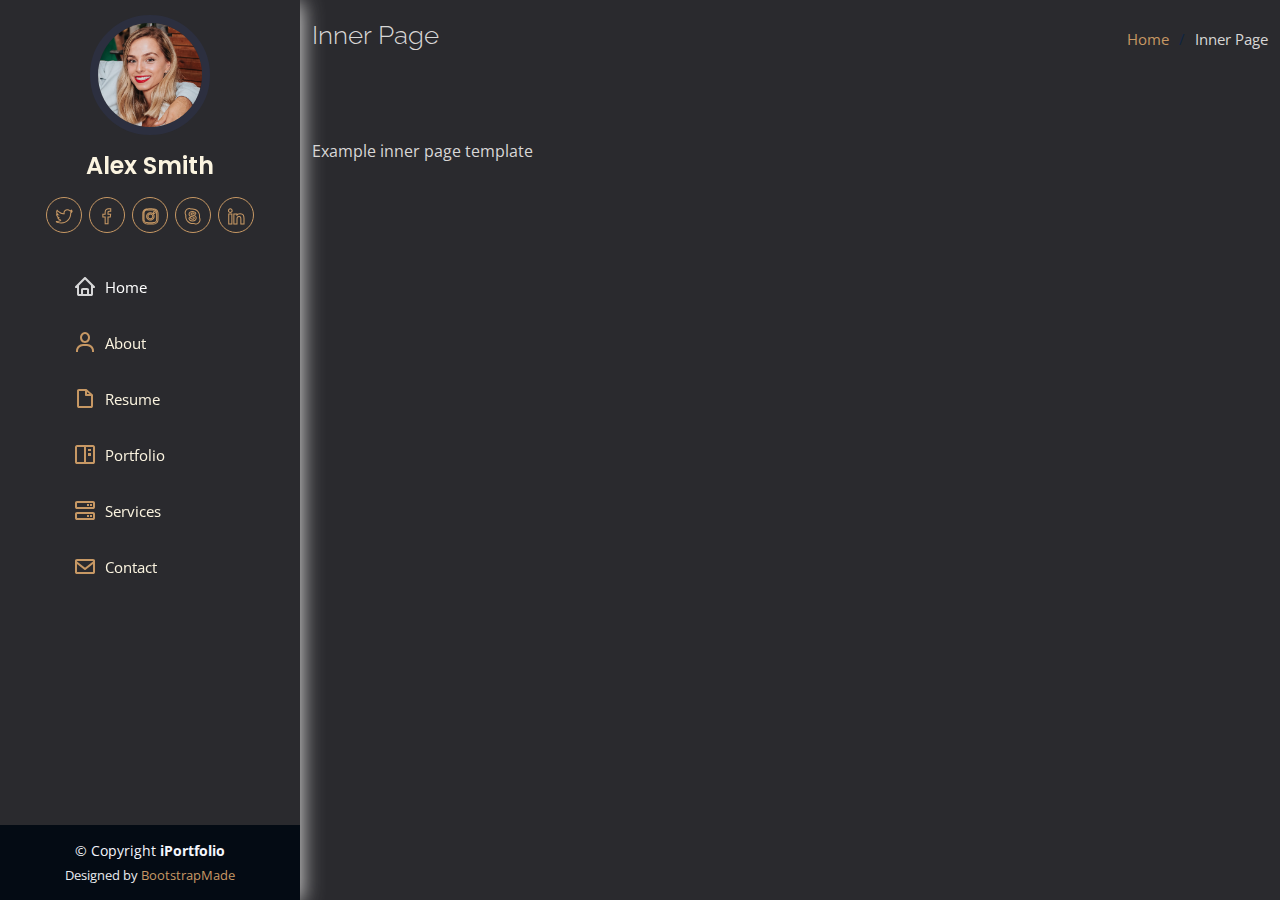
<file: inner-page.html>
<!DOCTYPE html>
<html lang="en">

<head>
  <meta charset="utf-8">
  <meta content="width=device-width, initial-scale=1.0" name="viewport">

  <title>Yael Oushky</title>
  <meta content="" name="description">
  <meta content="" name="keywords">

  <!-- Favicons -->
  <!-- <link href="assets/img/favicon.png" rel="icon"> -->
  <!-- <link href="assets/img/apple-touch-icon.png" rel="apple-touch-icon"> -->

  <!-- Google Fonts -->
  <link href="https://fonts.googleapis.com/css?family=Open+Sans:300,300i,400,400i,600,600i,700,700i|Raleway:300,300i,400,400i,500,500i,600,600i,700,700i|Poppins:300,300i,400,400i,500,500i,600,600i,700,700i" rel="stylesheet">

  <!-- Vendor CSS Files -->
  <link href="assets/vendor/aos/aos.css" rel="stylesheet">
  <link href="assets/vendor/bootstrap/css/bootstrap.min.css" rel="stylesheet">
  <link href="assets/vendor/bootstrap-icons/bootstrap-icons.css" rel="stylesheet">
  <link href="assets/vendor/boxicons/css/boxicons.min.css" rel="stylesheet">
  <link href="assets/vendor/glightbox/css/glightbox.min.css" rel="stylesheet">
  <link href="assets/vendor/swiper/swiper-bundle.min.css" rel="stylesheet">

  <!-- Template Main CSS File -->
  <link href="assets/css/style.css" rel="stylesheet">

  <!-- =======================================================
  * Template Name: iPortfolio - v3.7.0
  * Template URL: https://bootstrapmade.com/iportfolio-bootstrap-portfolio-websites-template/
  * Author: BootstrapMade.com
  * License: https://bootstrapmade.com/license/
  ======================================================== -->
</head>

<body>

  <!-- ======= Mobile nav toggle button ======= -->
  <i class="bi bi-list mobile-nav-toggle d-xl-none"></i>

  <!-- ======= Header ======= -->
  <header id="header">
    <div class="d-flex flex-column">

      <div class="profile">
        <img src="assets/img/profile-img.jpg" alt="" class="img-fluid rounded-circle">
        <h1 class="text-light"><a href="index.html">Alex Smith</a></h1>
        <div class="social-links mt-3 text-center">
          <a href="#" class="twitter"><i class="bx bxl-twitter"></i></a>
          <a href="#" class="facebook"><i class="bx bxl-facebook"></i></a>
          <a href="#" class="instagram"><i class="bx bxl-instagram"></i></a>
          <a href="#" class="google-plus"><i class="bx bxl-skype"></i></a>
          <a href="#" class="linkedin"><i class="bx bxl-linkedin"></i></a>
        </div>
      </div>

      <nav id="navbar" class="nav-menu navbar">
        <ul>
          <li><a href="#hero" class="nav-link scrollto active"><i class="bx bx-home"></i> <span>Home</span></a></li>
          <li><a href="#about" class="nav-link scrollto"><i class="bx bx-user"></i> <span>About</span></a></li>
          <li><a href="#resume" class="nav-link scrollto"><i class="bx bx-file-blank"></i> <span>Resume</span></a></li>
          <li><a href="#portfolio" class="nav-link scrollto"><i class="bx bx-book-content"></i> <span>Portfolio</span></a></li>
          <li><a href="#services" class="nav-link scrollto"><i class="bx bx-server"></i> <span>Services</span></a></li>
          <li><a href="#contact" class="nav-link scrollto"><i class="bx bx-envelope"></i> <span>Contact</span></a></li>
        </ul>
      </nav><!-- .nav-menu -->
    </div>
  </header><!-- End Header -->

  <main id="main">

    <!-- ======= Breadcrumbs ======= -->
    <section class="breadcrumbs">
      <div class="container">

        <div class="d-flex justify-content-between align-items-center">
          <h2>Inner Page</h2>
          <ol>
            <li><a href="index.html">Home</a></li>
            <li>Inner Page</li>
          </ol>
        </div>

      </div>
    </section><!-- End Breadcrumbs -->

    <section class="inner-page">
      <div class="container">
        <p>
          Example inner page template
        </p>
      </div>
    </section>

  </main><!-- End #main -->

  <!-- ======= Footer ======= -->
  <footer id="footer">
    <div class="container">
      <div class="copyright">
        &copy; Copyright <strong><span>iPortfolio</span></strong>
      </div>
      <div class="credits">
        <!-- All the links in the footer should remain intact. -->
        <!-- You can delete the links only if you purchased the pro version. -->
        <!-- Licensing information: https://bootstrapmade.com/license/ -->
        <!-- Purchase the pro version with working PHP/AJAX contact form: https://bootstrapmade.com/iportfolio-bootstrap-portfolio-websites-template/ -->
        Designed by <a href="https://bootstrapmade.com/">BootstrapMade</a>
      </div>
    </div>
  </footer><!-- End  Footer -->

  <a href="#" class="back-to-top d-flex align-items-center justify-content-center"><i class="bi bi-arrow-up-short"></i></a>

  <!-- Vendor JS Files -->
  <script src="assets/vendor/purecounter/purecounter.js"></script>
  <script src="assets/vendor/aos/aos.js"></script>
  <script src="assets/vendor/bootstrap/js/bootstrap.bundle.min.js"></script>
  <script src="assets/vendor/glightbox/js/glightbox.min.js"></script>
  <script src="assets/vendor/isotope-layout/isotope.pkgd.min.js"></script>
  <script src="assets/vendor/swiper/swiper-bundle.min.js"></script>
  <script src="assets/vendor/typed.js/typed.min.js"></script>
  <script src="assets/vendor/waypoints/noframework.waypoints.js"></script>
  <script src="assets/vendor/php-email-form/validate.js"></script>

  <!-- Template Main JS File -->
  <script src="assets/js/main.js"></script>

</body>

</html>
</file>
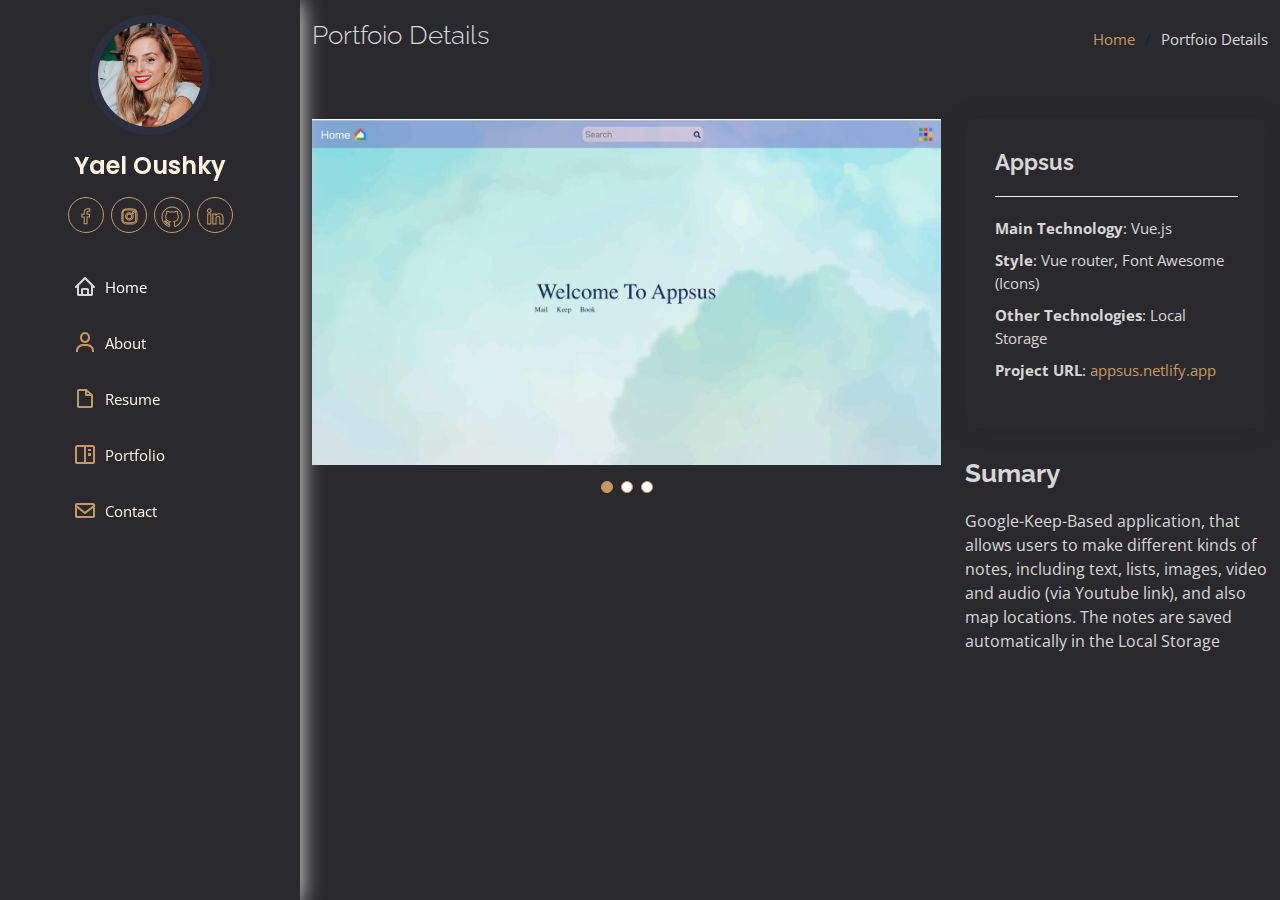
<file: portfolio-details-appsus.html>
<!DOCTYPE html>
<html lang="en">

<head>
  <meta charset="utf-8">
  <meta content="width=device-width, initial-scale=1.0" name="viewport">

  <title>Portfolio Details </title>
  <meta content="" name="description">
  <meta content="" name="keywords">

  <!-- Favicons -->
  <!-- <link href="assets/img/favicon.png" rel="icon"> -->
  <!-- <link href="assets/img/apple-touch-icon.png" rel="apple-touch-icon"> -->

  <!-- Google Fonts -->
  <link href="https://fonts.googleapis.com/css?family=Open+Sans:300,300i,400,400i,600,600i,700,700i|Raleway:300,300i,400,400i,500,500i,600,600i,700,700i|Poppins:300,300i,400,400i,500,500i,600,600i,700,700i" rel="stylesheet">

  <!-- Vendor CSS Files -->
  <link href="assets/vendor/aos/aos.css" rel="stylesheet">
  <link href="assets/vendor/bootstrap/css/bootstrap.min.css" rel="stylesheet">
  <link href="assets/vendor/bootstrap-icons/bootstrap-icons.css" rel="stylesheet">
  <link href="assets/vendor/boxicons/css/boxicons.min.css" rel="stylesheet">
  <link href="assets/vendor/glightbox/css/glightbox.min.css" rel="stylesheet">
  <link href="assets/vendor/swiper/swiper-bundle.min.css" rel="stylesheet">

  <!-- Template Main CSS File -->
  <link href="assets/css/style.css" rel="stylesheet">

  <!-- =======================================================
  * Template Name: iPortfolio - v3.7.0
  * Template URL: https://bootstrapmade.com/iportfolio-bootstrap-portfolio-websites-template/
  * Author: BootstrapMade.com
  * License: https://bootstrapmade.com/license/
  ======================================================== -->
</head>

<body>

  <!-- ======= Mobile nav toggle button ======= -->
  <i class="bi bi-list mobile-nav-toggle d-xl-none"></i>

  <!-- ======= Header ======= -->
  <header id="header">
    <div class="d-flex flex-column">

      <div class="profile">
        <img src="assets/img/profile-img.jpg" alt="" class="img-fluid rounded-circle">
        <h1 class="text-light"><a href="index.html">Yael Oushky</a></h1>
        <div class="social-links mt-3 text-center">
          <!-- <a href="#" class="twitter"><i class="bx bxl-twitter"></i></a> -->
          <a href="https://www.facebook.com/yaeli.oushky" class="facebook"><i class="bx bxl-facebook"></i></a>
          <a href="https://www.instagram.com/yael_oushky/" class="instagram"><i class="bx bxl-instagram"></i></a>
          <a href="https://github.com/YaelOushky" class="google-plus"><i class="bi bi-github"></i></a>
          <a href="https://www.linkedin.com/in/yael-oushky/" class="linkedin"><i class="bx bxl-linkedin"></i></a>
        </div>
      </div>

      <nav id="navbar" class="nav-menu navbar">
        <ul>
          <li><a href="index.html" class="nav-link scrollto active"><i class="bx bx-home"></i> <span>Home</span></a></li>
          <li><a href="index.html" class="nav-link scrollto"><i class="bx bx-user"></i> <span>About</span></a></li>
          <li><a href="index.html" class="nav-link scrollto"><i class="bx bx-file-blank"></i> <span>Resume</span></a></li>
          <li><a href="index.html" class="nav-link scrollto"><i class="bx bx-book-content"></i> <span>Portfolio</span></a></li>
          <!-- <li><a href="#services" class="nav-link scrollto"><i class="bx bx-server"></i> <span>Services</span></a></li> -->
          <li><a href="index.html" class="nav-link scrollto"><i class="bx bx-envelope"></i> <span>Contact</span></a></li>
        </ul>
      </nav><!-- .nav-menu -->
    </div>
  </header><!-- End Header -->
  <main id="main">

    <!-- ======= Breadcrumbs ======= -->
    <section id="breadcrumbs" class="breadcrumbs">
      <div class="container">

        <div class="d-flex justify-content-between align-items-center">
          <h2>Portfoio Details</h2>
          <ol>
            <li><a href="index.html">Home</a></li>
            <li>Portfoio Details</li>
          </ol>
        </div>

      </div>
    </section><!-- End Breadcrumbs -->

    <!-- ======= Portfolio Details Section ======= -->
    <section id="portfolio-details" class="portfolio-details">
      <div class="container">

        <div class="row gy-4">

          <div class="col-lg-8">
            <div class="portfolio-details-slider swiper">
              <div class="swiper-wrapper align-items-center">

                <div class="swiper-slide">
                  <img src="assets/img/portfolio/appsus.jpg" alt="">
                </div>

                <div class="swiper-slide">
                  <img src="assets/img/portfolio/appsus-1.png" alt="">
                </div>

                <div class="swiper-slide">
                  <img src="assets/img/portfolio/appsus-2.png" alt="">
                </div>

              </div>
              <div class="swiper-pagination"></div>
            </div>
          </div>

          <div class="col-lg-4">
            <div class="portfolio-info">
              <h3>Appsus</h3>
              <ul>
                <li><strong>Main Technology</strong>: Vue.js</li>
                <li><strong>Style</strong>: Vue router, Font Awesome (Icons)</li>
                <li><strong>Other Technologies</strong>:  Local Storage</li>
                <li><strong>Project URL</strong>: <a href="https://appsus.netlify.app/">appsus.netlify.app</a></li>
              </ul>
            </div>
            <div class="portfolio-description">
              <h2>Sumary</h2>
              <p>
                Google-Keep-Based application, that allows users to make different kinds of notes, including text, lists, images, video and audio (via Youtube link), and also map locations. The notes are saved automatically in the Local Storage
              </p>
            </div>
          </div>

        </div>

      </div>
    </section><!-- End Portfolio Details Section -->

  </main><!-- End #main -->

  
  <!-- End  Footer -->

  <a href="#" class="back-to-top d-flex align-items-center justify-content-center"><i class="bi bi-arrow-up-short"></i></a>

  <!-- Vendor JS Files -->
  <script src="assets/vendor/purecounter/purecounter.js"></script>
  <script src="assets/vendor/aos/aos.js"></script>
  <script src="assets/vendor/bootstrap/js/bootstrap.bundle.min.js"></script>
  <script src="assets/vendor/glightbox/js/glightbox.min.js"></script>
  <script src="assets/vendor/isotope-layout/isotope.pkgd.min.js"></script>
  <script src="assets/vendor/swiper/swiper-bundle.min.js"></script>
  <script src="assets/vendor/typed.js/typed.min.js"></script>
  <script src="assets/vendor/waypoints/noframework.waypoints.js"></script>
  <script src="assets/vendor/php-email-form/validate.js"></script>

  <!-- Template Main JS File -->
  <script src="assets/js/main.js"></script>

</body>

</html>
</file>
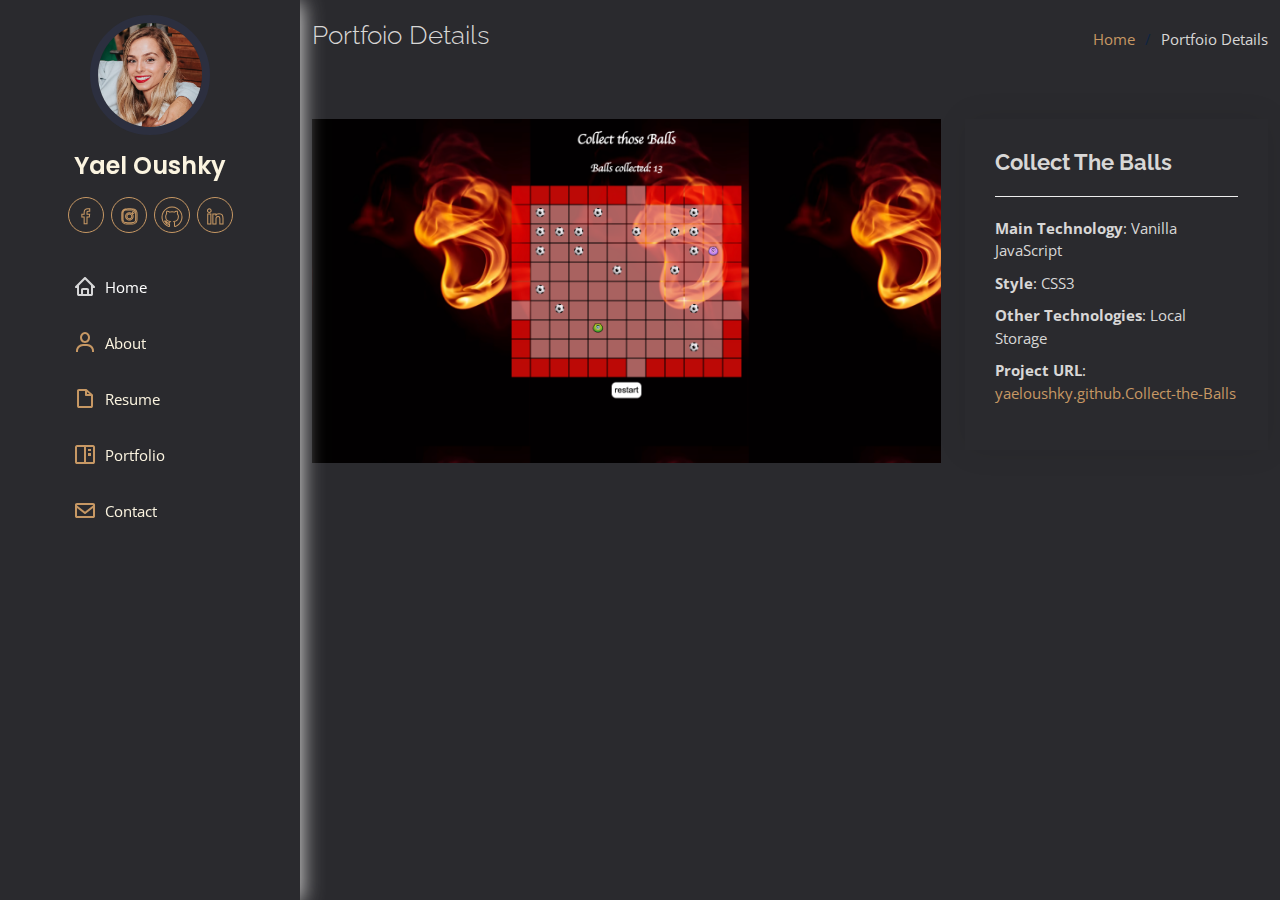
<file: portfolio-details-ball.html>
<!DOCTYPE html>
<html lang="en">

<head>
  <meta charset="utf-8">
  <meta content="width=device-width, initial-scale=1.0" name="viewport">

  <title>Portfolio Details </title>
  <meta content="" name="description">
  <meta content="" name="keywords">

  <!-- Favicons -->
  <!-- <link href="assets/img/favicon.png" rel="icon"> -->
  <!-- <link href="assets/img/apple-touch-icon.png" rel="apple-touch-icon"> -->

  <!-- Google Fonts -->
  <link href="https://fonts.googleapis.com/css?family=Open+Sans:300,300i,400,400i,600,600i,700,700i|Raleway:300,300i,400,400i,500,500i,600,600i,700,700i|Poppins:300,300i,400,400i,500,500i,600,600i,700,700i" rel="stylesheet">

  <!-- Vendor CSS Files -->
  <link href="assets/vendor/aos/aos.css" rel="stylesheet">
  <link href="assets/vendor/bootstrap/css/bootstrap.min.css" rel="stylesheet">
  <link href="assets/vendor/bootstrap-icons/bootstrap-icons.css" rel="stylesheet">
  <link href="assets/vendor/boxicons/css/boxicons.min.css" rel="stylesheet">
  <link href="assets/vendor/glightbox/css/glightbox.min.css" rel="stylesheet">
  <link href="assets/vendor/swiper/swiper-bundle.min.css" rel="stylesheet">

  <!-- Template Main CSS File -->
  <link href="assets/css/style.css" rel="stylesheet">

  <!-- =======================================================
  * Template Name: iPortfolio - v3.7.0
  * Template URL: https://bootstrapmade.com/iportfolio-bootstrap-portfolio-websites-template/
  * Author: BootstrapMade.com
  * License: https://bootstrapmade.com/license/
  ======================================================== -->
</head>

<body>

  <!-- ======= Mobile nav toggle button ======= -->
  <i class="bi bi-list mobile-nav-toggle d-xl-none"></i>

  <!-- ======= Header ======= -->
  <header id="header">
    <div class="d-flex flex-column">

      <div class="profile">
        <img src="assets/img/profile-img.jpg" alt="" class="img-fluid rounded-circle">
        <h1 class="text-light"><a href="index.html">Yael Oushky</a></h1>
        <div class="social-links mt-3 text-center">
          <!-- <a href="#" class="twitter"><i class="bx bxl-twitter"></i></a> -->
          <a href="https://www.facebook.com/yaeli.oushky" class="facebook"><i class="bx bxl-facebook"></i></a>
          <a href="https://www.instagram.com/yael_oushky/" class="instagram"><i class="bx bxl-instagram"></i></a>
          <a href="https://github.com/YaelOushky" class="google-plus"><i class="bi bi-github"></i></a>
          <a href="https://www.linkedin.com/in/yael-oushky/" class="linkedin"><i class="bx bxl-linkedin"></i></a>
        </div>
      </div>

      <nav id="navbar" class="nav-menu navbar">
        <ul>
          <li><a href="index.html" class="nav-link scrollto active"><i class="bx bx-home"></i> <span>Home</span></a></li>
          <li><a href="index.html" class="nav-link scrollto"><i class="bx bx-user"></i> <span>About</span></a></li>
          <li><a href="index.html" class="nav-link scrollto"><i class="bx bx-file-blank"></i> <span>Resume</span></a></li>
          <li><a href="index.html" class="nav-link scrollto"><i class="bx bx-book-content"></i> <span>Portfolio</span></a></li>
          <!-- <li><a href="#services" class="nav-link scrollto"><i class="bx bx-server"></i> <span>Services</span></a></li> -->
          <li><a href="index.html" class="nav-link scrollto"><i class="bx bx-envelope"></i> <span>Contact</span></a></li>
        </ul>
      </nav><!-- .nav-menu -->
    </div>
  </header><!-- End Header -->
  <main id="main">

    <!-- ======= Breadcrumbs ======= -->
    <section id="breadcrumbs" class="breadcrumbs">
      <div class="container">

        <div class="d-flex justify-content-between align-items-center">
          <h2>Portfoio Details</h2>
          <ol>
            <li><a href="index.html">Home</a></li>
            <li>Portfoio Details</li>
          </ol>
        </div>

      </div>
    </section><!-- End Breadcrumbs -->

    <!-- ======= Portfolio Details Section ======= -->
    <section id="portfolio-details" class="portfolio-details">
      <div class="container">

        <div class="row gy-4">

          <div class="col-lg-8">
            <div class="portfolio-details-slider swiper">
              <div class="swiper-wrapper align-items-center">

                <div class="swiper-slide">
                  <img src="assets/img/portfolio/collect-ball.jpg" alt="">
                </div>

                

              </div>
              <div class="swiper-pagination"></div>
            </div>
          </div>

          <div class="col-lg-4">
            <div class="portfolio-info">
              <h3>Collect The Balls</h3>
              <ul>
                <li><strong>Main Technology</strong>: Vanilla JavaScript</li>
                <li><strong>Style</strong>: CSS3</li>
                <li><strong>Other Technologies</strong>:  Local Storage</li>
                <li><strong>Project URL</strong>: <a href="https://yaeloushky.github.io/Collect-the-Balls/">yaeloushky.github.Collect-the-Balls</a></li>
              </ul>
            </div>
           
          </div>

        </div>

      </div>
    </section><!-- End Portfolio Details Section -->

  </main><!-- End #main -->

 

  <a href="#" class="back-to-top d-flex align-items-center justify-content-center"><i class="bi bi-arrow-up-short"></i></a>

  <!-- Vendor JS Files -->
  <script src="assets/vendor/purecounter/purecounter.js"></script>
  <script src="assets/vendor/aos/aos.js"></script>
  <script src="assets/vendor/bootstrap/js/bootstrap.bundle.min.js"></script>
  <script src="assets/vendor/glightbox/js/glightbox.min.js"></script>
  <script src="assets/vendor/isotope-layout/isotope.pkgd.min.js"></script>
  <script src="assets/vendor/swiper/swiper-bundle.min.js"></script>
  <script src="assets/vendor/typed.js/typed.min.js"></script>
  <script src="assets/vendor/waypoints/noframework.waypoints.js"></script>
  <script src="assets/vendor/php-email-form/validate.js"></script>

  <!-- Template Main JS File -->
  <script src="assets/js/main.js"></script>

</body>

</html>
</file>
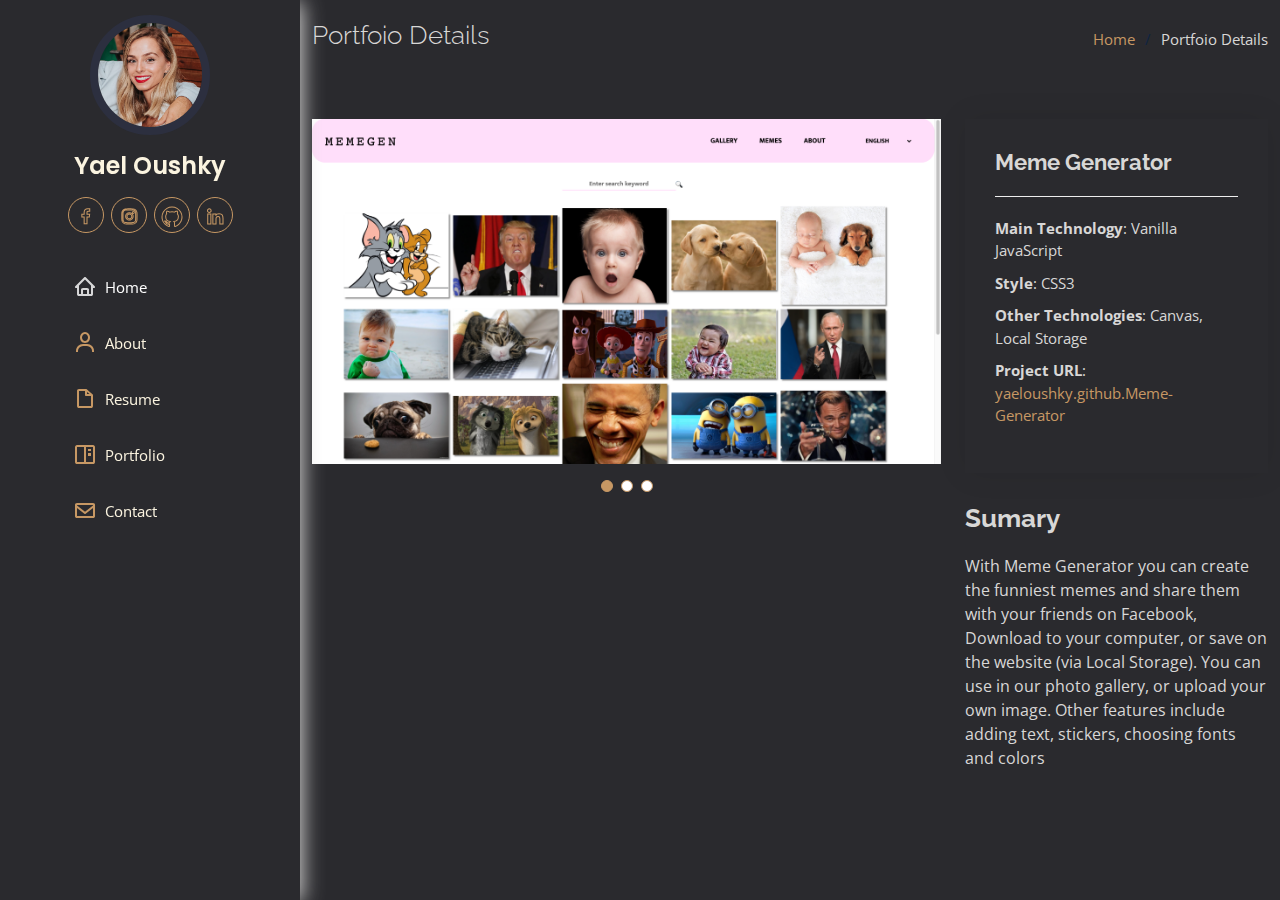
<file: portfolio-details-mem.html>
<!DOCTYPE html>
<html lang="en">

<head>
  <meta charset="utf-8">
  <meta content="width=device-width, initial-scale=1.0" name="viewport">

  <title>Portfolio Details </title>
  <meta content="" name="description">
  <meta content="" name="keywords">

  <!-- Favicons -->
  <!-- <link href="assets/img/favicon.png" rel="icon"> -->
  <!-- <link href="assets/img/apple-touch-icon.png" rel="apple-touch-icon"> -->

  <!-- Google Fonts -->
  <link href="https://fonts.googleapis.com/css?family=Open+Sans:300,300i,400,400i,600,600i,700,700i|Raleway:300,300i,400,400i,500,500i,600,600i,700,700i|Poppins:300,300i,400,400i,500,500i,600,600i,700,700i" rel="stylesheet">

  <!-- Vendor CSS Files -->
  <link href="assets/vendor/aos/aos.css" rel="stylesheet">
  <link href="assets/vendor/bootstrap/css/bootstrap.min.css" rel="stylesheet">
  <link href="assets/vendor/bootstrap-icons/bootstrap-icons.css" rel="stylesheet">
  <link href="assets/vendor/boxicons/css/boxicons.min.css" rel="stylesheet">
  <link href="assets/vendor/glightbox/css/glightbox.min.css" rel="stylesheet">
  <link href="assets/vendor/swiper/swiper-bundle.min.css" rel="stylesheet">

  <!-- Template Main CSS File -->
  <link href="assets/css/style.css" rel="stylesheet">

  <!-- =======================================================
  * Template Name: iPortfolio - v3.7.0
  * Template URL: https://bootstrapmade.com/iportfolio-bootstrap-portfolio-websites-template/
  * Author: BootstrapMade.com
  * License: https://bootstrapmade.com/license/
  ======================================================== -->
</head>

<body>

  <!-- ======= Mobile nav toggle button ======= -->
  <i class="bi bi-list mobile-nav-toggle d-xl-none"></i>

  <!-- ======= Header ======= -->
  <header id="header">
    <div class="d-flex flex-column">

      <div class="profile">
        <img src="assets/img/profile-img.jpg" alt="" class="img-fluid rounded-circle">
        <h1 class="text-light"><a href="index.html">Yael Oushky</a></h1>
        <div class="social-links mt-3 text-center">
          <!-- <a href="#" class="twitter"><i class="bx bxl-twitter"></i></a> -->
          <a href="https://www.facebook.com/yaeli.oushky" class="facebook"><i class="bx bxl-facebook"></i></a>
          <a href="https://www.instagram.com/yael_oushky/" class="instagram"><i class="bx bxl-instagram"></i></a>
          <a href="https://github.com/YaelOushky" class="google-plus"><i class="bi bi-github"></i></a>
          <a href="https://www.linkedin.com/in/yael-oushky/" class="linkedin"><i class="bx bxl-linkedin"></i></a>
        </div>
      </div>

      <nav id="navbar" class="nav-menu navbar">
        <ul>
          <li><a href="index.html" class="nav-link scrollto active"><i class="bx bx-home"></i> <span>Home</span></a></li>
          <li><a href="index.html" class="nav-link scrollto"><i class="bx bx-user"></i> <span>About</span></a></li>
          <li><a href="index.html" class="nav-link scrollto"><i class="bx bx-file-blank"></i> <span>Resume</span></a></li>
          <li><a href="index.html" class="nav-link scrollto"><i class="bx bx-book-content"></i> <span>Portfolio</span></a></li>
          <!-- <li><a href="#services" class="nav-link scrollto"><i class="bx bx-server"></i> <span>Services</span></a></li> -->
          <li><a href="index.html" class="nav-link scrollto"><i class="bx bx-envelope"></i> <span>Contact</span></a></li>
        </ul>
      </nav><!-- .nav-menu -->
    </div>
  </header><!-- End Header -->
  <main id="main">

    <!-- ======= Breadcrumbs ======= -->
    <section id="breadcrumbs" class="breadcrumbs">
      <div class="container">

        <div class="d-flex justify-content-between align-items-center">
          <h2>Portfoio Details</h2>
          <ol>
            <li><a href="index.html">Home</a></li>
            <li>Portfoio Details</li>
          </ol>
        </div>

      </div>
    </section><!-- End Breadcrumbs -->

    <!-- ======= Portfolio Details Section ======= -->
    <section id="portfolio-details" class="portfolio-details">
      <div class="container">

        <div class="row gy-4">

          <div class="col-lg-8">
            <div class="portfolio-details-slider swiper">
              <div class="swiper-wrapper align-items-center">

                <div class="swiper-slide">
                  <img src="assets/img/portfolio/mem.jpg" alt="">
                </div>

                <div class="swiper-slide">
                  <img src="assets/img/portfolio/mem-1.png" alt="">
                </div>

                <div class="swiper-slide">
                  <img src="assets/img/portfolio/mem-2.png" alt="">
                </div>

              </div>
              <div class="swiper-pagination"></div>
            </div>
          </div>

          <div class="col-lg-4">
            <div class="portfolio-info">
              <h3>Meme Generator</h3>
              <ul>
                <li><strong>Main Technology</strong>: Vanilla JavaScript</li>
                <li><strong>Style</strong>: CSS3</li>
                <li><strong>Other Technologies</strong>: Canvas, Local Storage</li>
                <li><strong>Project URL</strong>: <a href="https://yaeloushky.github.io/Meme-Generator/">yaeloushky.github.Meme-Generator</a></li>
              </ul>
            </div>
            <div class="portfolio-description">
              <h2>Sumary</h2>
              <p>
                With Meme Generator you can create the funniest memes and share them with your friends on Facebook, Download to your computer, or save on the website (via Local Storage). You can use in our photo gallery, or upload your own image. Other features include adding text, stickers, choosing fonts and colors
              </p>
            </div>
          </div>

        </div>

      </div>
    </section><!-- End Portfolio Details Section -->

  </main><!-- End #main -->

  <!-- End  Footer -->

  <a href="#" class="back-to-top d-flex align-items-center justify-content-center"><i class="bi bi-arrow-up-short"></i></a>

  <!-- Vendor JS Files -->
  <script src="assets/vendor/purecounter/purecounter.js"></script>
  <script src="assets/vendor/aos/aos.js"></script>
  <script src="assets/vendor/bootstrap/js/bootstrap.bundle.min.js"></script>
  <script src="assets/vendor/glightbox/js/glightbox.min.js"></script>
  <script src="assets/vendor/isotope-layout/isotope.pkgd.min.js"></script>
  <script src="assets/vendor/swiper/swiper-bundle.min.js"></script>
  <script src="assets/vendor/typed.js/typed.min.js"></script>
  <script src="assets/vendor/waypoints/noframework.waypoints.js"></script>
  <script src="assets/vendor/php-email-form/validate.js"></script>

  <!-- Template Main JS File -->
  <script src="assets/js/main.js"></script>

</body>

</html>
</file>
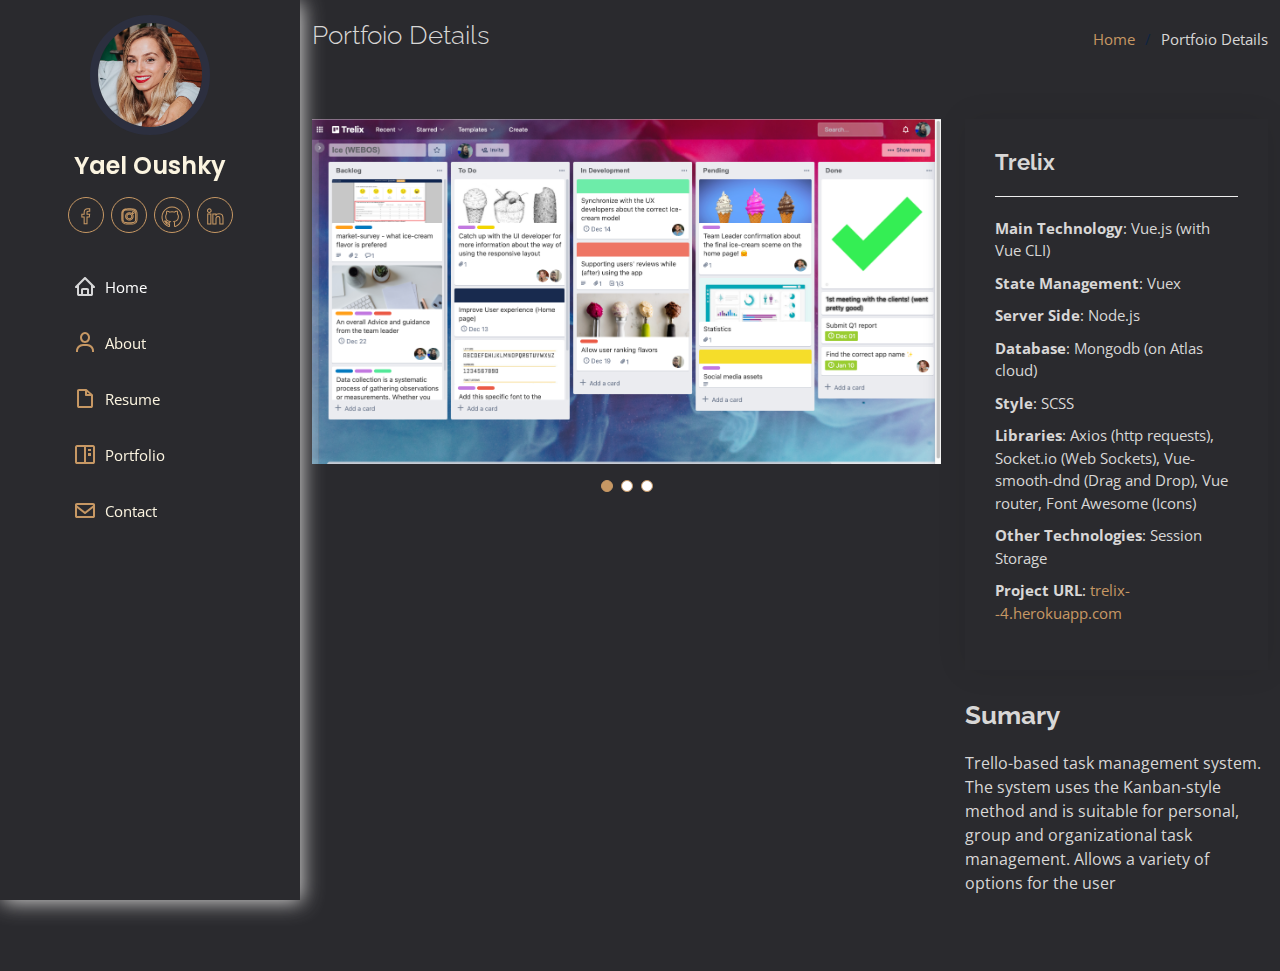
<file: portfolio-details-trelix.html>
<!DOCTYPE html>
<html lang="en">

<head>
  <meta charset="utf-8">
  <meta content="width=device-width, initial-scale=1.0" name="viewport">

  <title>Portfolio Details </title>
  <meta content="" name="description">
  <meta content="" name="keywords">

  <!-- Favicons -->
  <!-- <link href="assets/img/favicon.png" rel="icon"> -->
  <!-- <link href="assets/img/apple-touch-icon.png" rel="apple-touch-icon"> -->

  <!-- Google Fonts -->
  <link href="https://fonts.googleapis.com/css?family=Open+Sans:300,300i,400,400i,600,600i,700,700i|Raleway:300,300i,400,400i,500,500i,600,600i,700,700i|Poppins:300,300i,400,400i,500,500i,600,600i,700,700i" rel="stylesheet">

  <!-- Vendor CSS Files -->
  <link href="assets/vendor/aos/aos.css" rel="stylesheet">
  <link href="assets/vendor/bootstrap/css/bootstrap.min.css" rel="stylesheet">
  <link href="assets/vendor/bootstrap-icons/bootstrap-icons.css" rel="stylesheet">
  <link href="assets/vendor/boxicons/css/boxicons.min.css" rel="stylesheet">
  <link href="assets/vendor/glightbox/css/glightbox.min.css" rel="stylesheet">
  <link href="assets/vendor/swiper/swiper-bundle.min.css" rel="stylesheet">

  <!-- Template Main CSS File -->
  <link href="assets/css/style.css" rel="stylesheet">

  <!-- =======================================================
  * Template Name: iPortfolio - v3.7.0
  * Template URL: https://bootstrapmade.com/iportfolio-bootstrap-portfolio-websites-template/
  * Author: BootstrapMade.com
  * License: https://bootstrapmade.com/license/
  ======================================================== -->
</head>

<body>

  <!-- ======= Mobile nav toggle button ======= -->
  <i class="bi bi-list mobile-nav-toggle d-xl-none"></i>

  <!-- ======= Header ======= -->
  <header id="header">
    <div class="d-flex flex-column">

      <div class="profile">
        <img src="assets/img/profile-img.jpg" alt="" class="img-fluid rounded-circle">
        <h1 class="text-light"><a href="index.html">Yael Oushky</a></h1>
        <div class="social-links mt-3 text-center">
          <!-- <a href="#" class="twitter"><i class="bx bxl-twitter"></i></a> -->
          <a href="https://www.facebook.com/yaeli.oushky" class="facebook"><i class="bx bxl-facebook"></i></a>
          <a href="https://www.instagram.com/yael_oushky/" class="instagram"><i class="bx bxl-instagram"></i></a>
          <a href="https://github.com/YaelOushky" class="google-plus"><i class="bi bi-github"></i></a>
          <a href="https://www.linkedin.com/in/yael-oushky/" class="linkedin"><i class="bx bxl-linkedin"></i></a>
        </div>
      </div>

      <nav id="navbar" class="nav-menu navbar">
        <ul>
          <li><a href="index.html" class="nav-link scrollto active"><i class="bx bx-home"></i> <span>Home</span></a></li>
          <li><a href="index.html" class="nav-link scrollto"><i class="bx bx-user"></i> <span>About</span></a></li>
          <li><a href="index.html" class="nav-link scrollto"><i class="bx bx-file-blank"></i> <span>Resume</span></a></li>
          <li><a href="index.html" class="nav-link scrollto"><i class="bx bx-book-content"></i> <span>Portfolio</span></a></li>
          <!-- <li><a href="#services" class="nav-link scrollto"><i class="bx bx-server"></i> <span>Services</span></a></li> -->
          <li><a href="index.html" class="nav-link scrollto"><i class="bx bx-envelope"></i> <span>Contact</span></a></li>
        </ul>
      </nav><!-- .nav-menu -->
    </div>
  </header><!-- End Header -->

  <main id="main">

    <!-- ======= Breadcrumbs ======= -->
    <section id="breadcrumbs" class="breadcrumbs">
      <div class="container">

        <div class="d-flex justify-content-between align-items-center">
          <h2>Portfoio Details</h2>
          <ol>
            <li><a href="index.html">Home</a></li>
            <li>Portfoio Details</li>
          </ol>
        </div>

      </div>
    </section><!-- End Breadcrumbs -->

    <!-- ======= Portfolio Details Section ======= -->
    <section id="portfolio-details" class="portfolio-details">
      <div class="container">

        <div class="row gy-4">

          <div class="col-lg-8">
            <div class="portfolio-details-slider swiper">
              <div class="swiper-wrapper align-items-center">

                <div class="swiper-slide">
                  <img src="assets/img/portfolio/trelix.jpg" alt="">
                </div>

                <div class="swiper-slide">
                  <img src="assets/img/portfolio/trelix-1.png" alt="">
                </div>

                <div class="swiper-slide">
                  <img src="assets/img/portfolio/trelix-2.png" alt="">
                </div>

              </div>
              <div class="swiper-pagination"></div>
            </div>
          </div>

          <div class="col-lg-4">
            <div class="portfolio-info">
              <h3>Trelix</h3>
              <ul>
                <li><strong>Main Technology</strong>: Vue.js (with Vue CLI)</li>
                <li><strong>State Management</strong>: Vuex</li>
                <li><strong>Server Side</strong>: Node.js</li>
                <li><strong>Database</strong>: Mongodb (on Atlas cloud)</li>
                <li><strong>Style</strong>: SCSS</li>
                <li><strong>Libraries</strong>: Axios (http requests), Socket.io (Web Sockets), Vue-smooth-dnd (Drag and Drop), Vue router, Font Awesome (Icons)</li>
                <li><strong>Other Technologies</strong>: Session Storage</li>
                <li><strong>Project URL</strong>: <a href="https://trelix--4.herokuapp.com/">trelix--4.herokuapp.com</a></li>
              </ul>
            </div>
            <div class="portfolio-description">
              <h2>Sumary</h2>
              <p>
                Trello-based task management system. The system uses the Kanban-style method and is suitable for personal, group and organizational task management. Allows a variety of options for the user
              </p>
            </div>
          </div>

        </div>

      </div>
    </section><!-- End Portfolio Details Section -->

  </main><!-- End #main -->

 
 

  <a href="#" class="back-to-top d-flex align-items-center justify-content-center"><i class="bi bi-arrow-up-short"></i></a>

  <!-- Vendor JS Files -->
  <script src="assets/vendor/purecounter/purecounter.js"></script>
  <script src="assets/vendor/aos/aos.js"></script>
  <script src="assets/vendor/bootstrap/js/bootstrap.bundle.min.js"></script>
  <script src="assets/vendor/glightbox/js/glightbox.min.js"></script>
  <script src="assets/vendor/isotope-layout/isotope.pkgd.min.js"></script>
  <script src="assets/vendor/swiper/swiper-bundle.min.js"></script>
  <script src="assets/vendor/typed.js/typed.min.js"></script>
  <script src="assets/vendor/waypoints/noframework.waypoints.js"></script>
  <script src="assets/vendor/php-email-form/validate.js"></script>

  <!-- Template Main JS File -->
  <script src="assets/js/main.js"></script>

</body>

</html>
</file>
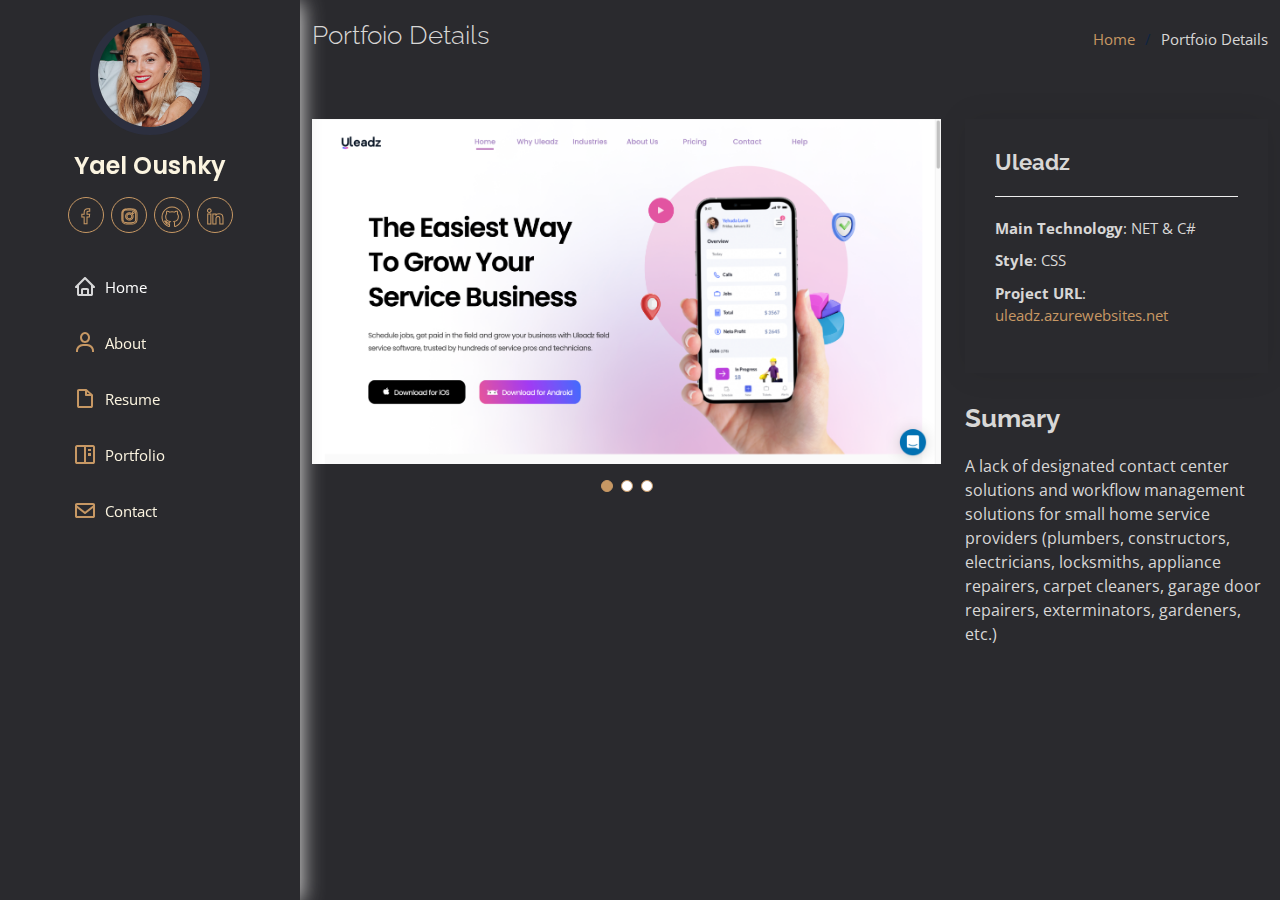
<file: portfolio-details.html>
<!DOCTYPE html>
<html lang="en">

<head>
  <meta charset="utf-8">
  <meta content="width=device-width, initial-scale=1.0" name="viewport">

  <title>Portfolio Details </title>
  <meta content="" name="description">
  <meta content="" name="keywords">

  <!-- Favicons -->
  <!-- <link href="assets/img/favicon.png" rel="icon"> -->
  <!-- <link href="assets/img/apple-touch-icon.png" rel="apple-touch-icon"> -->

  <!-- Google Fonts -->
  <link href="https://fonts.googleapis.com/css?family=Open+Sans:300,300i,400,400i,600,600i,700,700i|Raleway:300,300i,400,400i,500,500i,600,600i,700,700i|Poppins:300,300i,400,400i,500,500i,600,600i,700,700i" rel="stylesheet">

  <!-- Vendor CSS Files -->
  <link href="assets/vendor/aos/aos.css" rel="stylesheet">
  <link href="assets/vendor/bootstrap/css/bootstrap.min.css" rel="stylesheet">
  <link href="assets/vendor/bootstrap-icons/bootstrap-icons.css" rel="stylesheet">
  <link href="assets/vendor/boxicons/css/boxicons.min.css" rel="stylesheet">
  <link href="assets/vendor/glightbox/css/glightbox.min.css" rel="stylesheet">
  <link href="assets/vendor/swiper/swiper-bundle.min.css" rel="stylesheet">

  <!-- Template Main CSS File -->
  <link href="assets/css/style.css" rel="stylesheet">

  <!-- =======================================================
  * Template Name: iPortfolio - v3.7.0
  * Template URL: https://bootstrapmade.com/iportfolio-bootstrap-portfolio-websites-template/
  * Author: BootstrapMade.com
  * License: https://bootstrapmade.com/license/
  ======================================================== -->
</head>

<body>

  <!-- ======= Mobile nav toggle button ======= -->
  <i class="bi bi-list mobile-nav-toggle d-xl-none"></i>

  <!-- ======= Header ======= -->
  <header id="header">
    <div class="d-flex flex-column">

      <div class="profile">
        <img src="assets/img/profile-img.jpg" alt="" class="img-fluid rounded-circle">
        <h1 class="text-light"><a href="index.html">Yael Oushky</a></h1>
        <div class="social-links mt-3 text-center">
          <!-- <a href="#" class="twitter"><i class="bx bxl-twitter"></i></a> -->
          <a href="https://www.facebook.com/yaeli.oushky" class="facebook"><i class="bx bxl-facebook"></i></a>
          <a href="https://www.instagram.com/yael_oushky/" class="instagram"><i class="bx bxl-instagram"></i></a>
          <a href="https://github.com/YaelOushky" class="google-plus"><i class="bi bi-github"></i></a>
          <a href="https://www.linkedin.com/in/yael-oushky/" class="linkedin"><i class="bx bxl-linkedin"></i></a>
        </div>
      </div>

      <nav id="navbar" class="nav-menu navbar">
        <ul>
          <li><a href="index.html" class="nav-link scrollto active"><i class="bx bx-home"></i> <span>Home</span></a></li>
          <li><a href="index.html" class="nav-link scrollto"><i class="bx bx-user"></i> <span>About</span></a></li>
          <li><a href="index.html" class="nav-link scrollto"><i class="bx bx-file-blank"></i> <span>Resume</span></a></li>
          <li><a href="index.html" class="nav-link scrollto"><i class="bx bx-book-content"></i> <span>Portfolio</span></a></li>
          <!-- <li><a href="#services" class="nav-link scrollto"><i class="bx bx-server"></i> <span>Services</span></a></li> -->
          <li><a href="index.html" class="nav-link scrollto"><i class="bx bx-envelope"></i> <span>Contact</span></a></li>
        </ul>
      </nav><!-- .nav-menu -->
    </div>
  </header><!-- End Header -->

  <main id="main">

    <!-- ======= Breadcrumbs ======= -->
    <section id="breadcrumbs" class="breadcrumbs">
      <div class="container">

        <div class="d-flex justify-content-between align-items-center">
          <h2>Portfoio Details</h2>
          <ol>
            <li><a href="index.html">Home</a></li>
            <li>Portfoio Details</li>
          </ol>
        </div>

      </div>
    </section><!-- End Breadcrumbs -->

    <!-- ======= Portfolio Details Section ======= -->
    <section id="portfolio-details" class="portfolio-details">
      <div class="container">

        <div class="row gy-4">

          <div class="col-lg-8">
            <div class="portfolio-details-slider swiper">
              <div class="swiper-wrapper align-items-center">

                <div class="swiper-slide">
                  <img src="assets/img/portfolio/uleadz.jpg" alt="">
                </div>

                <div class="swiper-slide">
                  <img src="assets/img/portfolio/uleadz-1.jpg" alt="">
                </div>

                <div class="swiper-slide">
                  <img src="assets/img/portfolio/uleadz-2.jpg" alt="">
                </div>

              </div>
              <div class="swiper-pagination"></div>
            </div>
          </div>

          <div class="col-lg-4">
            <div class="portfolio-info">
              <h3>Uleadz</h3>
              <ul>
                <li><strong>Main Technology</strong>: NET & C#</li>
                <!-- <li><strong>State Management</strong>: NET</li> -->
                <li><strong>Style</strong>: CSS</li>
                <li><strong>Project URL</strong>: <a href="https://uleadz.azurewebsites.net">uleadz.azurewebsites.net</a></li>
              </ul>
            </div>
            <div class="portfolio-description">
              <h2>Sumary</h2>
              <p>
                A lack of designated contact center solutions and workflow management solutions for small home service providers (plumbers, constructors,  electricians, locksmiths, appliance repairers, carpet cleaners, garage door repairers, exterminators, gardeners, etc.)
              </p>
            </div>
          </div>

        </div>

      </div>
    </section><!-- End Portfolio Details Section -->

  </main><!-- End #main -->



  <a href="#" class="back-to-top d-flex align-items-center justify-content-center"><i class="bi bi-arrow-up-short"></i></a>

  <!-- Vendor JS Files -->
  <script src="assets/vendor/purecounter/purecounter.js"></script>
  <script src="assets/vendor/aos/aos.js"></script>
  <script src="assets/vendor/bootstrap/js/bootstrap.bundle.min.js"></script>
  <script src="assets/vendor/glightbox/js/glightbox.min.js"></script>
  <script src="assets/vendor/isotope-layout/isotope.pkgd.min.js"></script>
  <script src="assets/vendor/swiper/swiper-bundle.min.js"></script>
  <script src="assets/vendor/typed.js/typed.min.js"></script>
  <script src="assets/vendor/waypoints/noframework.waypoints.js"></script>
  <script src="assets/vendor/php-email-form/validate.js"></script>

  <!-- Template Main JS File -->
  <script src="assets/js/main.js"></script>

</body>

</html>
</file>
<file: assets/css/style.css>
/**
* Template Name: iPortfolio - v3.7.0
* Template URL: https://bootstrapmade.com/iportfolio-bootstrap-portfolio-websites-template/
* Author: BootstrapMade.com
* License: https://bootstrapmade.com/license/
*/

/*--------------------------------------------------------------
# General
--------------------------------------------------------------*/
body {
  font-family: "Open Sans", sans-serif;
  color: #d8d7d6;
  background-color: #2a2a2e;
  
}

a {
  color: #c79864;
  text-decoration: none;
}

a:hover {
  color: #c7996470;
  text-decoration: none;
}

h1, h2, h3, h4, h5, h6 {
  font-family: "Raleway", sans-serif;
}

/*--------------------------------------------------------------
# Back to top button
--------------------------------------------------------------*/
.back-to-top {
  position: fixed;
  visibility: hidden;
  opacity: 0;
  right: 15px;
  bottom: 15px;
  z-index: 996;
  background: #c79864;
  width: 40px;
  height: 40px;
  border-radius: 50px;
  transition: all 0.4s;
}
.back-to-top i {
  font-size: 28px;
  color: #fff;
  line-height: 0;
}
.back-to-top:hover {
  background: #ac8354;
  color: #fff;
}
.back-to-top.active {
  visibility: visible;
  opacity: 1;
}

/*--------------------------------------------------------------
# Header
--------------------------------------------------------------*/
#header {
  position: fixed;
  top: 0;
  left: 0;
  bottom: 0;
  width: 300px;
  transition: all ease-in-out 0.5s;
  z-index: 9997;
  transition: all 0.5s;
  padding: 0 15px;
  background: #2a2a2e;
  overflow-y: auto;
  box-shadow: 2px 2px 20px;
}



#header .profile img {
  margin: 15px auto;
  display: block;
  width: 120px;
  border: 8px solid #2c2f3f;
}
#header .profile h1 {
  font-size: 24px;
  margin: 0;
  padding: 0;
  font-weight: 600;
  -moz-text-align-last: center;
  text-align-last: center;
  font-family: "Poppins", sans-serif;
  margin-top: 17px;
}
#header .profile h1 a, #header .profile h1 a:hover {
  color: #fbf4e0;
  text-decoration: none;
}
#header .profile .social-links a {
  /* font-size: 18px;
  display: inline-block;
  background: #212431;
  color: #fff;
  line-height: 1;
  padding: 8px 0;
  margin-right: 4px;
  border-radius: 50%;
  text-align: center;
  width: 36px;
  height: 36px;
  transition: 0.3s; */
  display: inline-block;
    width: 36px;
    height: 36px;
    line-height: 40px;
    border-radius: 50%;
    text-align: center;
    font-size: 20px;
    border: 1px solid #c79864;
    color: transparent;
    -webkit-text-stroke: 1px #c79864;
    transition-duration: .2s;
}
#header .profile .social-links a:hover {
  background: #ffffff87;
  color: #fff;
  text-decoration: none;
}

#main {
  margin-left: 300px;
}

@media (max-width: 1199px) {
  #header {
    left: -300px;
  }

  #main {
    margin-left: 0;
  }
}
/*--------------------------------------------------------------
# Navigation Menu
--------------------------------------------------------------*/
/* Desktop Navigation */
.nav-menu {
  padding: 30px 0 0 0;
  margin-inline-start: 43px;
}
.nav-menu * {
  margin: 0;
  padding: 0;
  list-style: none;
}
.nav-menu > ul > li {
  position: relative;
  white-space: nowrap;
}
.nav-menu a, .nav-menu a:focus {
  display: flex;
  align-items: center;
  color: #fbf4e0;
  padding: 12px 15px;
  margin-bottom: 8px;
  transition: 0.3s;
  font-size: 15px;
}
.nav-menu a i, .nav-menu a:focus i {
  font-size: 24px;
  padding-right: 8px;
  color: #C79864;
}
.nav-menu a:hover, .nav-menu .active, .nav-menu .active:focus, .nav-menu li:hover > a {
  text-decoration: none;
  color: #fff;
}
.nav-menu a:hover i, .nav-menu .active i, .nav-menu .active:focus i, .nav-menu li:hover > a i {
  color: #d7d7d8;
}

/* Mobile Navigation */
.mobile-nav-toggle {
  position: fixed;
  right: 15px;
  top: 15px;
  z-index: 9998;
  border: 0;
  font-size: 24px;
  transition: all 0.4s;
  outline: none !important;
  background-color: #c79864;
  color: #fff;
  width: 40px;
  height: 40px;
  display: inline-flex;
  align-items: center;
  justify-content: center;
  line-height: 0;
  border-radius: 50px;
  cursor: pointer;
}

.mobile-nav-active {
  overflow: hidden;
}
.mobile-nav-active #header {
  left: 0;
}

/*--------------------------------------------------------------
# Hero Section
--------------------------------------------------------------*/
#hero {
  width: 100%;
  height: 100vh;
  background: url("../img/hero-bg.jpg") top center;
  background-size: cover;
}
#hero:before {
  content: "";
  background: rgba(5, 13, 24, 0.3);
  position: absolute;
  bottom: 0;
  top: 0;
  left: 0;
  right: 0;
  z-index: 1;
}
#hero .hero-container {
  position: relative;
  z-index: 2;
  min-width: 300px;
}
#hero h1 {
  margin: 0 0 10px 0;
  font-size: 64px;
  font-weight: 700;
  line-height: 56px;
  color: #fff;
}
#hero p {
  color: #fff;
  margin-bottom: 50px;
  font-size: 26px;
  font-family: "Poppins", sans-serif;
}
#hero p span {
  color: #fff;
  padding-bottom: 4px;
  letter-spacing: 1px;
  border-bottom: 3px solid #c79864;
}
@media (min-width: 1024px) {
  #hero {
    background-attachment: fixed;
  }
}
@media (max-width: 768px) {
  #hero h1 {
    font-size: 28px;
    line-height: 36px;
  }
  #hero h2 {
    font-size: 18px;
    line-height: 24px;
    margin-bottom: 30px;
  }
}

/*--------------------------------------------------------------
# Sections General
--------------------------------------------------------------*/
section {
  padding: 60px 0;
  overflow: hidden;
}

.section-bg {
  /* background: #f5f8fd; */
}

.section-title {
  padding-bottom: 30px;
}
.section-title h2 {
  font-size: 32px;
  font-weight: bold;
  margin-bottom: 20px;
  padding-bottom: 20px;
  position: relative;
  color: #fbf4e0;
}
.section-title h2::after {
  content: "";
  position: absolute;
  display: block;
  width: 50px;
  height: 3px;
  background: #c79864;
  bottom: 0;
  left: 0;
}
.section-title p {
  margin-bottom: 0;
}

/*--------------------------------------------------------------
# About
--------------------------------------------------------------*/
.about .content h3 {
  font-weight: 700;
  font-size: 26px;
  color: #fbf4e0;
}
.about .content ul {
  list-style: none;
  padding: 0;
}
.about .content ul li {
  margin-bottom: 20px;
  display: flex;
  align-items: center;
}
.about .content ul strong {
  margin-right: 10px;
}
.about .content ul i {
  font-size: 16px;
  margin-right: 5px;
  color: #c79864;
  line-height: 0;
}
.about .content p:last-child {
  margin-bottom: 0;
}

/*--------------------------------------------------------------
# Facts
--------------------------------------------------------------*/
.facts {
  padding-bottom: 30px;
}
.facts .count-box {
  padding: 30px;
  width: 100%;
}
.facts .count-box i {
  display: block;
  font-size: 44px;
  color: #149ddd;
  float: left;
  line-height: 0;
}
.facts .count-box span {
  font-size: 48px;
  line-height: 40px;
  display: block;
  font-weight: 700;
  color: #050d18;
  margin-left: 60px;
}
.facts .count-box p {
  padding: 15px 0 0 0;
  margin: 0 0 0 60px;
  font-family: "Raleway", sans-serif;
  font-size: 14px;
  color: #122f57;
}
.facts .count-box a {
  font-weight: 600;
  display: block;
  margin-top: 20px;
  color: #122f57;
  font-size: 15px;
  font-family: "Poppins", sans-serif;
  transition: ease-in-out 0.3s;
}
.facts .count-box a:hover {
  color: #1f5297;
}

/*--------------------------------------------------------------
# Akills
--------------------------------------------------------------*/
.skills .progress {
  height: 60px;
  display: block;
  background: none;
  border-radius: 0;
}
.skills .progress .skill {
  padding: 0;
  margin: 0 0 6px 0;
  text-transform: uppercase;
  display: block;
  font-weight: 600;
  font-family: "Poppins", sans-serif;
  /* color: #050d18; */
}
.skills .progress .skill .val {
  float: right;
  font-style: normal;
}
.skills .progress-bar-wrap {
  background: #dce8f8;
  height: 10px;
}
.skills .progress-bar {
  width: 1px;
  height: 10px;
  transition: 0.9s;
  background-color: #c79864;
}

/*--------------------------------------------------------------
# Resume
--------------------------------------------------------------*/
.resume .resume-title {
  font-size: 26px;
  font-weight: 700;
  margin-top: 20px;
  margin-bottom: 20px;
  /* color: #050d18; */
}
.resume .resume-item {
  padding: 0 0 20px 20px;
  margin-top: -2px;
  border-left: 2px solid #c79864;
  position: relative;
}
.resume .resume-item h4 {
  line-height: 18px;
  font-size: 18px;
  font-weight: 600;
  text-transform: uppercase;
  font-family: "Poppins", sans-serif;
  color: #c79864;
  margin-bottom: 10px;
}
.resume .resume-item h5 {
  font-size: 16px;
  /* background: #e4edf9; */
  padding: 5px 15px;
  display: inline-block;
  font-weight: 600;
  margin-bottom: 10px;
}
.resume .resume-item ul {
  padding-left: 20px;
}
.resume .resume-item ul li {
  padding-bottom: 10px;
}
.resume .resume-item:last-child {
  padding-bottom: 0;
}
.resume .resume-item::before {
  content: "";
  position: absolute;
  width: 16px;
  height: 16px;
  border-radius: 50px;
  left: -9px;
  top: 0;
  background: #fff;
  border: 2px solid #c79864;
}

/*--------------------------------------------------------------
# Portfolio
--------------------------------------------------------------*/
.portfolio .portfolio-item {
  margin-bottom: 30px;
}
.portfolio #portfolio-flters {
  padding: 0;
  margin: 0 auto 35px auto;
  list-style: none;
  text-align: center;
  background: #fff;
  border-radius: 50px;
  padding: 2px 15px;
}
.portfolio #portfolio-flters li {
  cursor: pointer;
  display: inline-block;
  padding: 10px 15px 8px 15px;
  font-size: 14px;
  font-weight: 600;
  line-height: 1;
  text-transform: uppercase;
  color: #272829;
  margin-bottom: 5px;
  transition: all 0.3s ease-in-out;
}
.portfolio #portfolio-flters li:hover, .portfolio #portfolio-flters li.filter-active {
  color: #c79864;
}
.portfolio #portfolio-flters li:last-child {
  margin-right: 0;
}
.portfolio .portfolio-wrap {
  transition: 0.3s;
  position: relative;
  overflow: hidden;
  z-index: 1;
}
.portfolio .portfolio-wrap::before {
  content: "";
  background: rgba(255, 255, 255, 0.5);
  position: absolute;
  left: 0;
  right: 0;
  top: 0;
  bottom: 0;
  transition: all ease-in-out 0.3s;
  z-index: 2;
  opacity: 0;
}
.portfolio .portfolio-wrap .portfolio-links {
  opacity: 1;
  left: 0;
  right: 0;
  bottom: -60px;
  z-index: 3;
  position: absolute;
  transition: all ease-in-out 0.3s;
  display: flex;
  justify-content: center;
}
.portfolio .portfolio-wrap .portfolio-links a {
  color: #fff;
  font-size: 28px;
  text-align: center;
  background: #c79864;
  transition: 0.3s;
  width: 100%;
}
.portfolio .portfolio-wrap .portfolio-links a:hover {
  background: #9e7a50be;
}
.portfolio .portfolio-wrap .portfolio-links a + a {
  border-left: 1px solid #c79864;
}
.portfolio .portfolio-wrap:hover::before {
  top: 0;
  left: 0;
  right: 0;
  bottom: 0;
  opacity: 1;
}
.portfolio .portfolio-wrap:hover .portfolio-links {
  opacity: 1;
  bottom: 0;
}

/*--------------------------------------------------------------
# Portfolio Details
--------------------------------------------------------------*/
.portfolio-details {
  padding-top: 40px;
}
.portfolio-details .portfolio-details-slider img {
  width: 100%;
}
.portfolio-details .portfolio-details-slider .swiper-pagination {
  margin-top: 20px;
  position: relative;
}
.portfolio-details .portfolio-details-slider .swiper-pagination .swiper-pagination-bullet {
  width: 12px;
  height: 12px;
  background-color: #fff;
  opacity: 1;
  border: 1px solid #c79864;
}
.portfolio-details .portfolio-details-slider .swiper-pagination .swiper-pagination-bullet-active {
  background-color: #c79864;
}
.portfolio-details .portfolio-info {
  padding: 30px;
  box-shadow: 0px 0 30px rgba(5, 13, 24, 0.08);
}
.portfolio-details .portfolio-info h3 {
  font-size: 22px;
  font-weight: 700;
  margin-bottom: 20px;
  padding-bottom: 20px;
  border-bottom: 1px solid #eee;
}
.portfolio-details .portfolio-info ul {
  list-style: none;
  padding: 0;
  font-size: 15px;
}
.portfolio-details .portfolio-info ul li + li {
  margin-top: 10px;
}
.portfolio-details .portfolio-description {
  padding-top: 30px;
}
.portfolio-details .portfolio-description h2 {
  font-size: 26px;
  font-weight: 700;
  margin-bottom: 20px;
}
.portfolio-details .portfolio-description p {
  padding: 0;
}

/*--------------------------------------------------------------
# Services
--------------------------------------------------------------*/
.services .icon-box {
  margin-bottom: 20px;
}
.services .icon {
  float: left;
  display: flex;
  align-items: center;
  justify-content: center;
  width: 54px;
  height: 54px;
  background: #149ddd;
  border-radius: 50%;
  transition: 0.5s;
  border: 1px solid #149ddd;
}
.services .icon i {
  color: #fff;
  font-size: 24px;
  line-height: 0;
}
.services .icon-box:hover .icon {
  background: #fff;
}
.services .icon-box:hover .icon i {
  color: #149ddd;
}
.services .title {
  margin-left: 80px;
  font-weight: 700;
  margin-bottom: 15px;
  font-size: 18px;
}
.services .title a {
  color: #343a40;
}
.services .title a:hover {
  color: #149ddd;
}
.services .description {
  margin-left: 80px;
  line-height: 24px;
  font-size: 14px;
}

/*--------------------------------------------------------------
# Testimonials
--------------------------------------------------------------*/
.testimonials .testimonials-carousel, .testimonials .testimonials-slider {
  overflow: hidden;
}
.testimonials .testimonial-item {
  box-sizing: content-box;
  text-align: center;
  min-height: 320px;
}
.testimonials .testimonial-item .testimonial-img {
  width: 90px;
  border-radius: 50%;
  margin: 0 auto;
}
.testimonials .testimonial-item h3 {
  font-size: 18px;
  font-weight: bold;
  margin: 10px 0 5px 0;
  color: #111;
}
.testimonials .testimonial-item h4 {
  font-size: 14px;
  color: #999;
  margin: 0;
}
.testimonials .testimonial-item .quote-icon-left, .testimonials .testimonial-item .quote-icon-right {
  color: #c3e8fa;
  font-size: 26px;
}
.testimonials .testimonial-item .quote-icon-left {
  display: inline-block;
  left: -5px;
  position: relative;
}
.testimonials .testimonial-item .quote-icon-right {
  display: inline-block;
  right: -5px;
  position: relative;
  top: 10px;
}
.testimonials .testimonial-item p {
  font-style: italic;
  margin: 0 15px 15px 15px;
  padding: 20px;
  background: #fff;
  position: relative;
  margin-bottom: 35px;
  border-radius: 6px;
  box-shadow: 0px 2px 15px rgba(0, 0, 0, 0.1);
}
.testimonials .testimonial-item p::after {
  content: "";
  width: 0;
  height: 0;
  border-top: 20px solid #fff;
  border-right: 20px solid transparent;
  border-left: 20px solid transparent;
  position: absolute;
  bottom: -20px;
  left: calc(50% - 20px);
}
.testimonials .swiper-pagination {
  margin-top: 20px;
  position: relative;
}
.testimonials .swiper-pagination .swiper-pagination-bullet {
  width: 12px;
  height: 12px;
  background-color: #fff;
  opacity: 1;
  border: 1px solid #149ddd;
}
.testimonials .swiper-pagination .swiper-pagination-bullet-active {
  background-color: #149ddd;
}

/*--------------------------------------------------------------
# Contact
--------------------------------------------------------------*/
.contact {
  padding-bottom: 130px;
}
.contact .info {
  padding: 30px;
  /* background: #fff; */
  width: 100%;
  box-shadow: 0 0 24px 0 rgba(0, 0, 0, 0.12);
}
.contact .info i {
  font-size: 20px;
  color: #c79864;
  float: left;
  width: 44px;
  height: 44px;
  /* background: #dff3fc; */
  display: flex;
  justify-content: center;
  align-items: center;
  border-radius: 50px;
  transition: all 0.3s ease-in-out;
}
.contact .info h4 {
  padding: 0 0 0 60px;
  font-size: 22px;
  font-weight: 600;
  margin-bottom: 5px;
  /* color: #050d18; */
}
.contact .info p {
  padding: 0 0 10px 60px;
  margin-bottom: 20px;
  font-size: 14px;
  /* color: #173b6c; */
}
.contact .info .email p {
  padding-top: 5px;
}
.contact .info .social-links {
  padding-left: 60px;
}
.contact .info .social-links a {
  font-size: 18px;
  display: inline-block;
  background: #333;
  color: #fff;
  line-height: 1;
  padding: 8px 0;
  border-radius: 50%;
  text-align: center;
  width: 36px;
  height: 36px;
  transition: 0.3s;
  margin-right: 10px;
}
 .mt-3 {
  display: flex;
    justify-content: center;
    gap: 7px;
}
.contact .info .social-links a:hover {
  background: #149ddd;
  color: #fff;
}
.contact .info .email:hover i, .contact .info .address:hover i, .contact .info .phone:hover i {
  background: #c799644d;
  color: #fff;
}
.contact .php-email-form {
  width: 100%;
  padding: 30px;
  /* background: #fff; */
  box-shadow: 0 0 24px 0 rgba(0, 0, 0, 0.12);
}
.contact .php-email-form .form-group {
  padding-bottom: 8px;
}
.contact .php-email-form .validate {
  display: none;
  color: red;
  margin: 0 0 15px 0;
  font-weight: 400;
  font-size: 13px;
}
.contact .php-email-form .error-message {
  display: none;
  color: #fff;
  background: #ed3c0d;
  text-align: left;
  padding: 15px;
  font-weight: 600;
}
.contact .php-email-form .error-message br + br {
  margin-top: 25px;
}
.contact .php-email-form .sent-message {
  display: none;
  color: #fff;
  background: #18d26e;
  text-align: center;
  padding: 15px;
  font-weight: 600;
}
.contact .php-email-form .loading {
  display: none;
  background: #fff;
  text-align: center;
  padding: 15px;
}
.contact .php-email-form .loading:before {
  content: "";
  display: inline-block;
  border-radius: 50%;
  width: 24px;
  height: 24px;
  margin: 0 10px -6px 0;
  border: 3px solid #18d26e;
  border-top-color: #eee;
  -webkit-animation: animate-loading 1s linear infinite;
  animation: animate-loading 1s linear infinite;
}
.contact .php-email-form .form-group {
  margin-bottom: 15px;
}
.contact .php-email-form label {
  padding-bottom: 8px;
}
.contact .php-email-form input, .contact .php-email-form textarea {
  border-radius: 0;
  box-shadow: none;
  font-size: 14px;
  border-radius: 5px;
  border: none;
  background-color: #36363be1;
  color: white;
}
.contact .php-email-form input {
  height: 44px;
  border-radius: 5px;
}
.contact .php-email-form textarea {
  padding: 10px 15px;
}
.contact .php-email-form button[type=submit] {
  background: #c79864;
  border: 0;
  padding: 10px 24px;
  color: #fff;
  transition: 0.4s;
  border-radius: 4px;
}
.contact .php-email-form button[type=submit]:hover {
  background: #a78053;
}
@-webkit-keyframes animate-loading {
  0% {
    transform: rotate(0deg);
  }
  100% {
    transform: rotate(360deg);
  }
}
@keyframes animate-loading {
  0% {
    transform: rotate(0deg);
  }
  100% {
    transform: rotate(360deg);
  }
}

/*--------------------------------------------------------------
# Breadcrumbs
--------------------------------------------------------------*/
.breadcrumbs {
  padding: 20px 0;
  /* background: #f9f9f9; */
}
.breadcrumbs h2 {
  font-size: 26px;
  font-weight: 300;
}
.breadcrumbs ol {
  display: flex;
  flex-wrap: wrap;
  list-style: none;
  padding: 0;
  margin: 0;
  font-size: 15px;
}
.breadcrumbs ol li + li {
  padding-left: 10px;
}
.breadcrumbs ol li + li::before {
  display: inline-block;
  padding-right: 10px;
  color: #0e2442;
  content: "/";
}
@media (max-width: 768px) {
  .breadcrumbs .d-flex {
    display: block !important;
  }
  .breadcrumbs ol {
    display: block;
  }
  .breadcrumbs ol li {
    display: inline-block;
  }
}

/*--------------------------------------------------------------
# Footer
--------------------------------------------------------------*/
#footer {
  padding: 15px;
  color: #f4f6fd;
  font-size: 14px;
  position: fixed;
  left: 0;
  bottom: 0;
  width: 300px;
  z-index: 9999;
  background: #040b14;
}
#footer .copyright {
  text-align: center;
}
#footer .credits {
  padding-top: 5px;
  text-align: center;
  font-size: 13px;
  color: #eaebf0;
}
@media (max-width: 1199px) {
  #footer {
    position: static;
    width: auto;
    padding-right: 20px 15px;
  }
}
</file>
